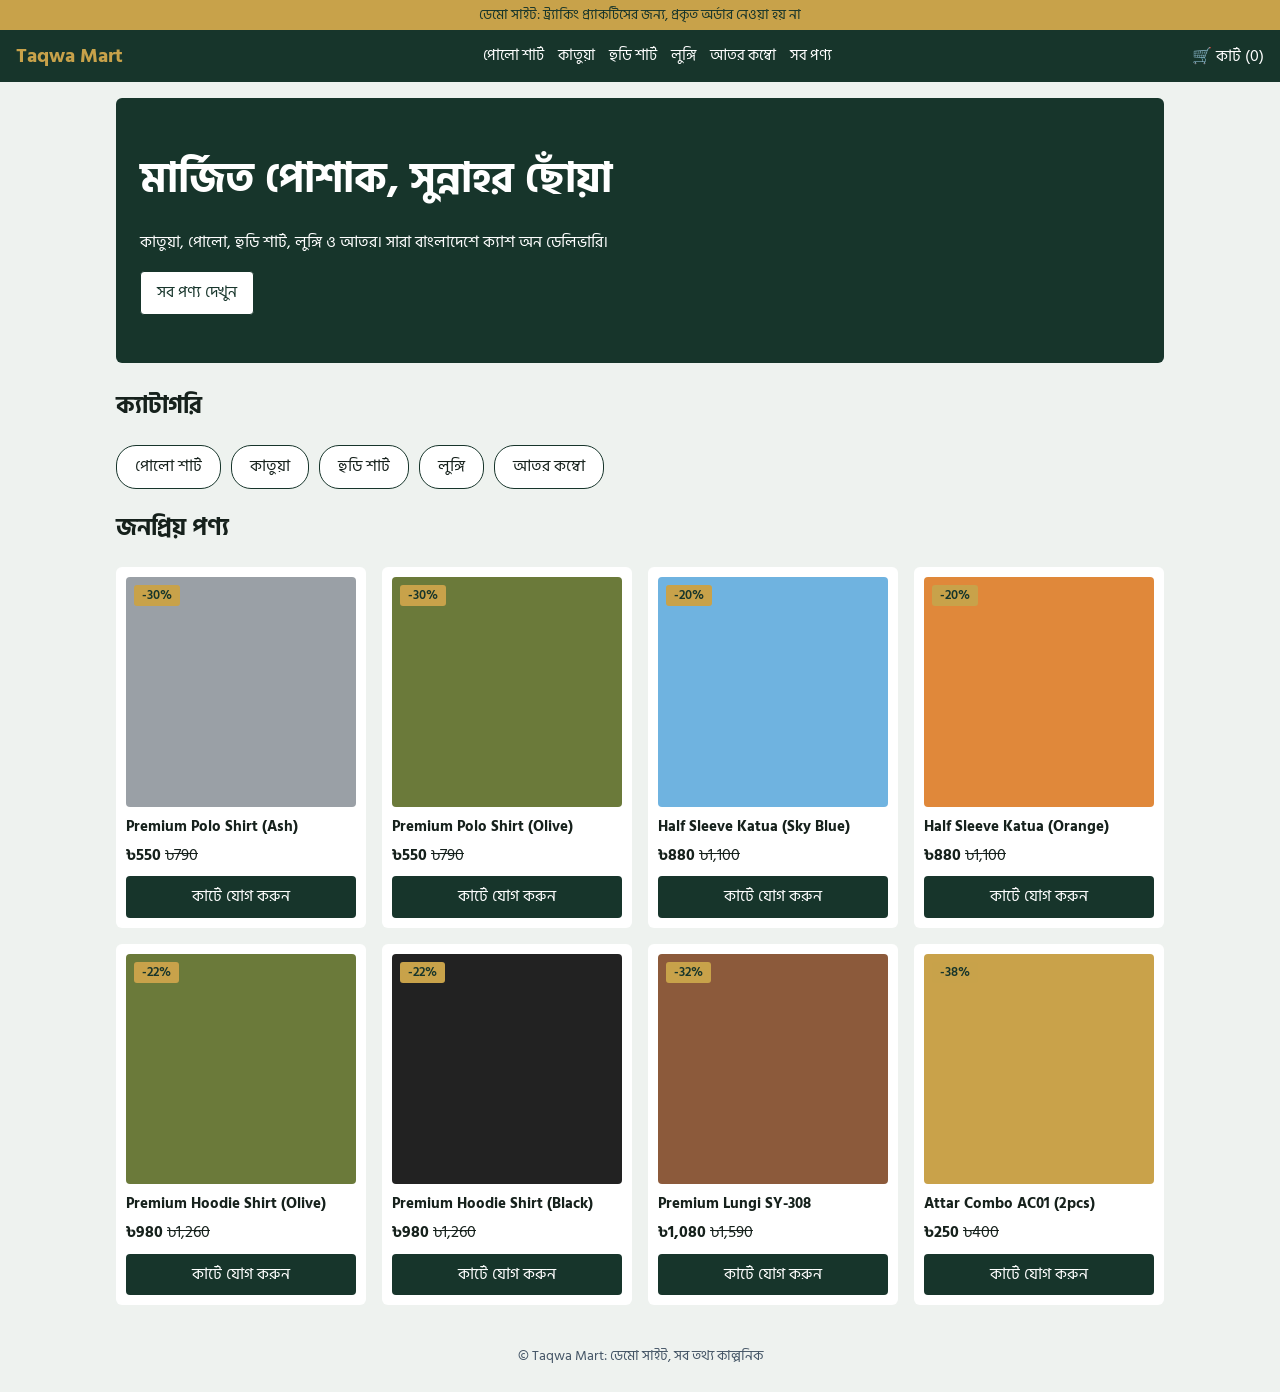
<file: index.html>
<!doctype html><html lang="bn"><head><meta charset="utf-8"><meta name="viewport" content="width=device-width,initial-scale=1"><title>Taqwa Mart (ডেমো)</title><link rel="preconnect" href="https://fonts.googleapis.com"><link href="https://fonts.googleapis.com/css2?family=Hind+Siliguri:wght@400;600;700&display=swap" rel="stylesheet"><link rel="stylesheet" href="style.css"></head><body data-page="home"><header id="h"></header><main id="m"></main><footer id="f"></footer><script src="app.js"></script></body></html>
</file>
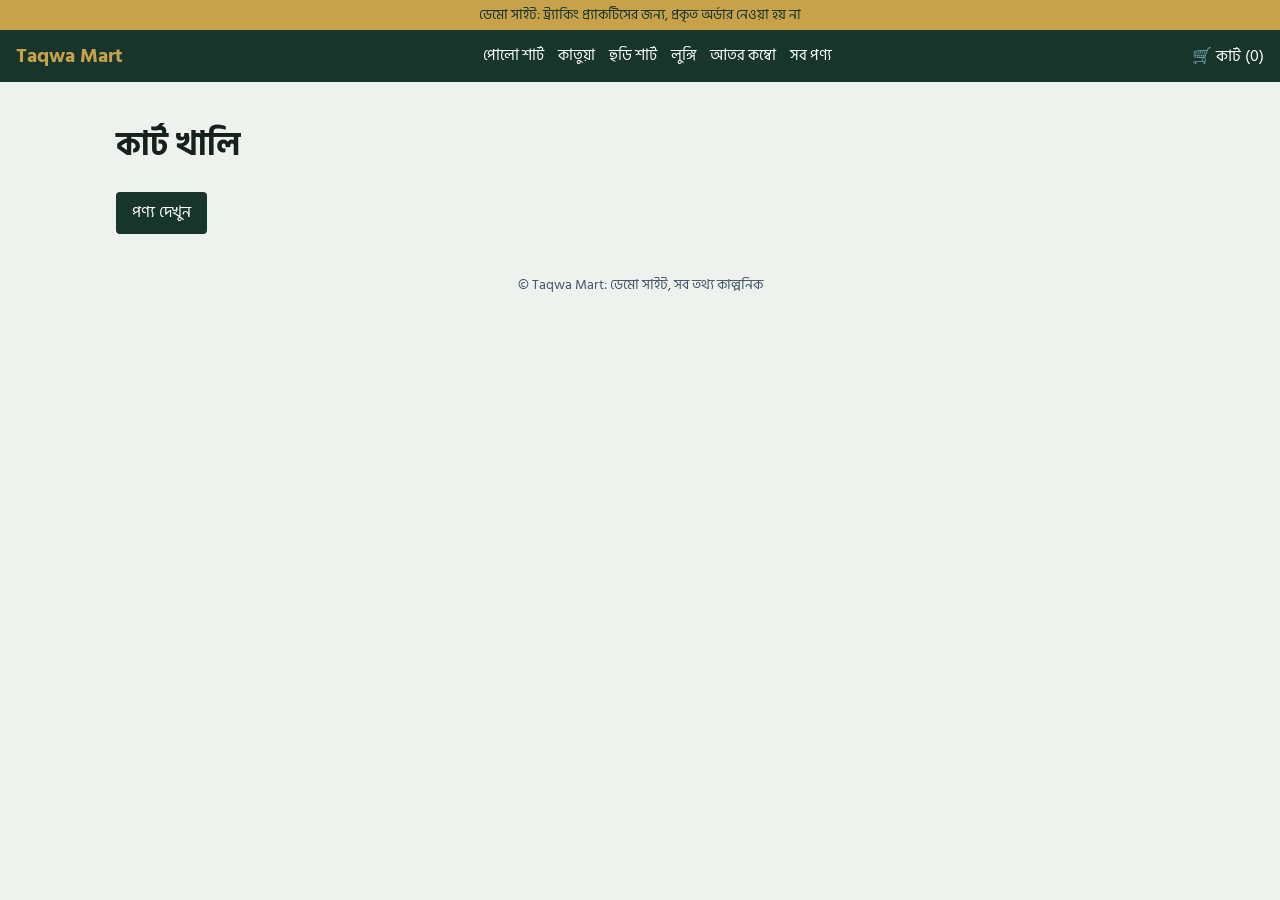
<file: cart.html>
<!doctype html><html lang="bn"><head><meta charset="utf-8"><meta name="viewport" content="width=device-width,initial-scale=1"><title>Taqwa Mart (ডেমো)</title><link rel="preconnect" href="https://fonts.googleapis.com"><link href="https://fonts.googleapis.com/css2?family=Hind+Siliguri:wght@400;600;700&display=swap" rel="stylesheet"><link rel="stylesheet" href="style.css"></head><body data-page="cart"><header id="h"></header><main id="m"></main><footer id="f"></footer><script src="app.js"></script></body></html>
</file>
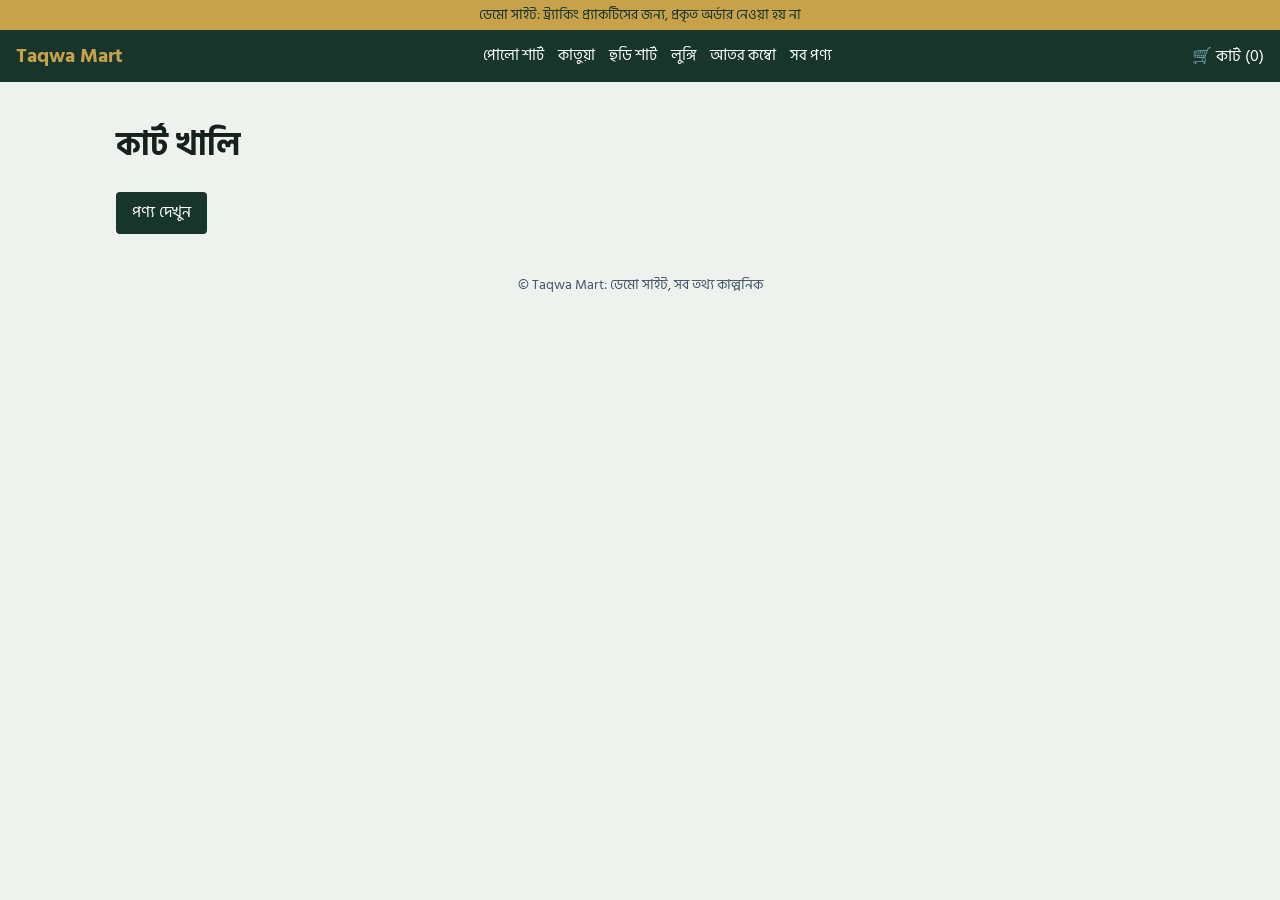
<file: checkout.html>
<!doctype html><html lang="bn"><head><meta charset="utf-8"><meta name="viewport" content="width=device-width,initial-scale=1"><title>Taqwa Mart (ডেমো)</title><link rel="preconnect" href="https://fonts.googleapis.com"><link href="https://fonts.googleapis.com/css2?family=Hind+Siliguri:wght@400;600;700&display=swap" rel="stylesheet"><link rel="stylesheet" href="style.css"></head><body data-page="checkout"><header id="h"></header><main id="m"></main><footer id="f"></footer><script src="app.js"></script></body></html>
</file>
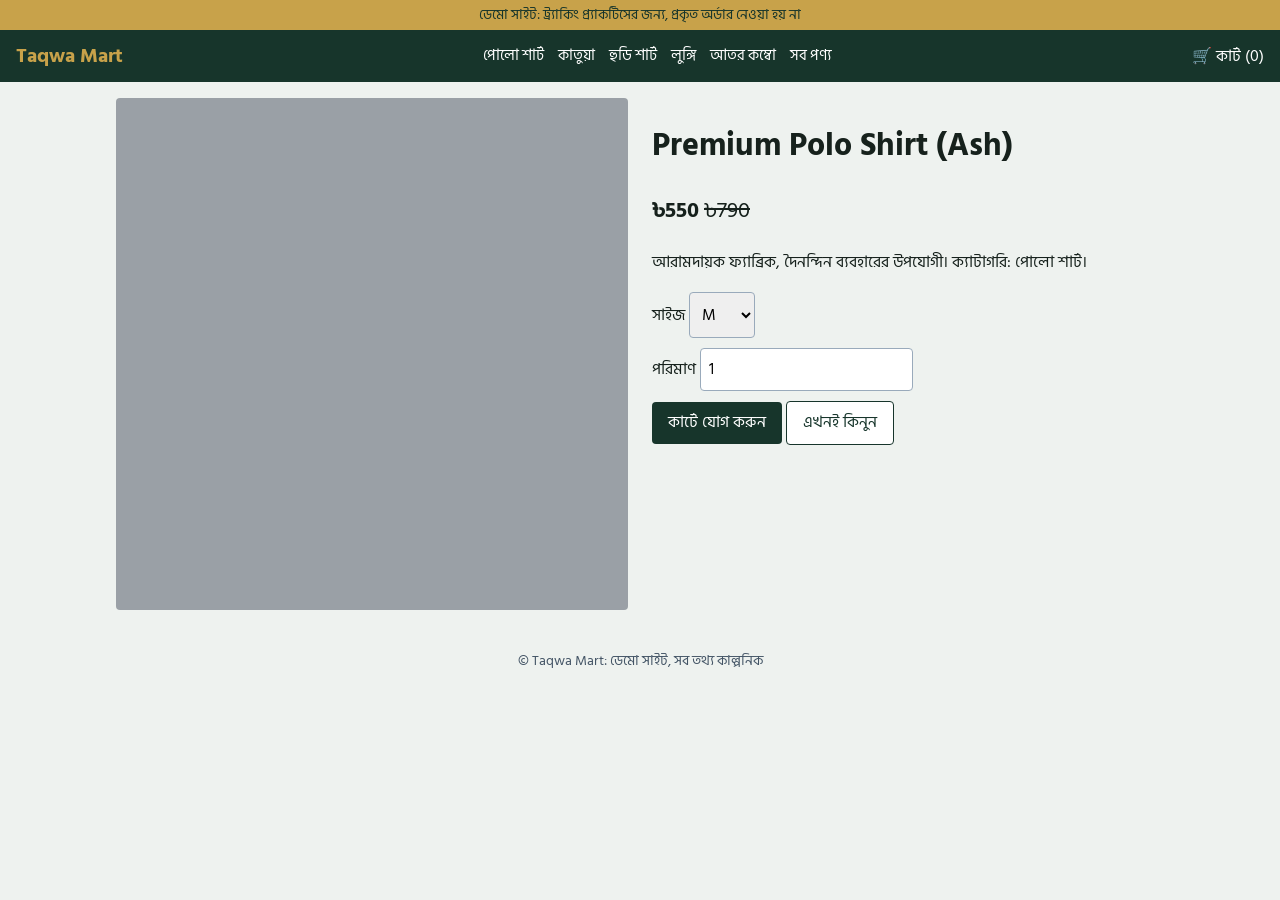
<file: product.html>
<!doctype html><html lang="bn"><head><meta charset="utf-8"><meta name="viewport" content="width=device-width,initial-scale=1"><title>Taqwa Mart (ডেমো)</title><link rel="preconnect" href="https://fonts.googleapis.com"><link href="https://fonts.googleapis.com/css2?family=Hind+Siliguri:wght@400;600;700&display=swap" rel="stylesheet"><link rel="stylesheet" href="style.css"></head><body data-page="product"><header id="h"></header><main id="m"></main><footer id="f"></footer><script src="app.js"></script></body></html>
</file>
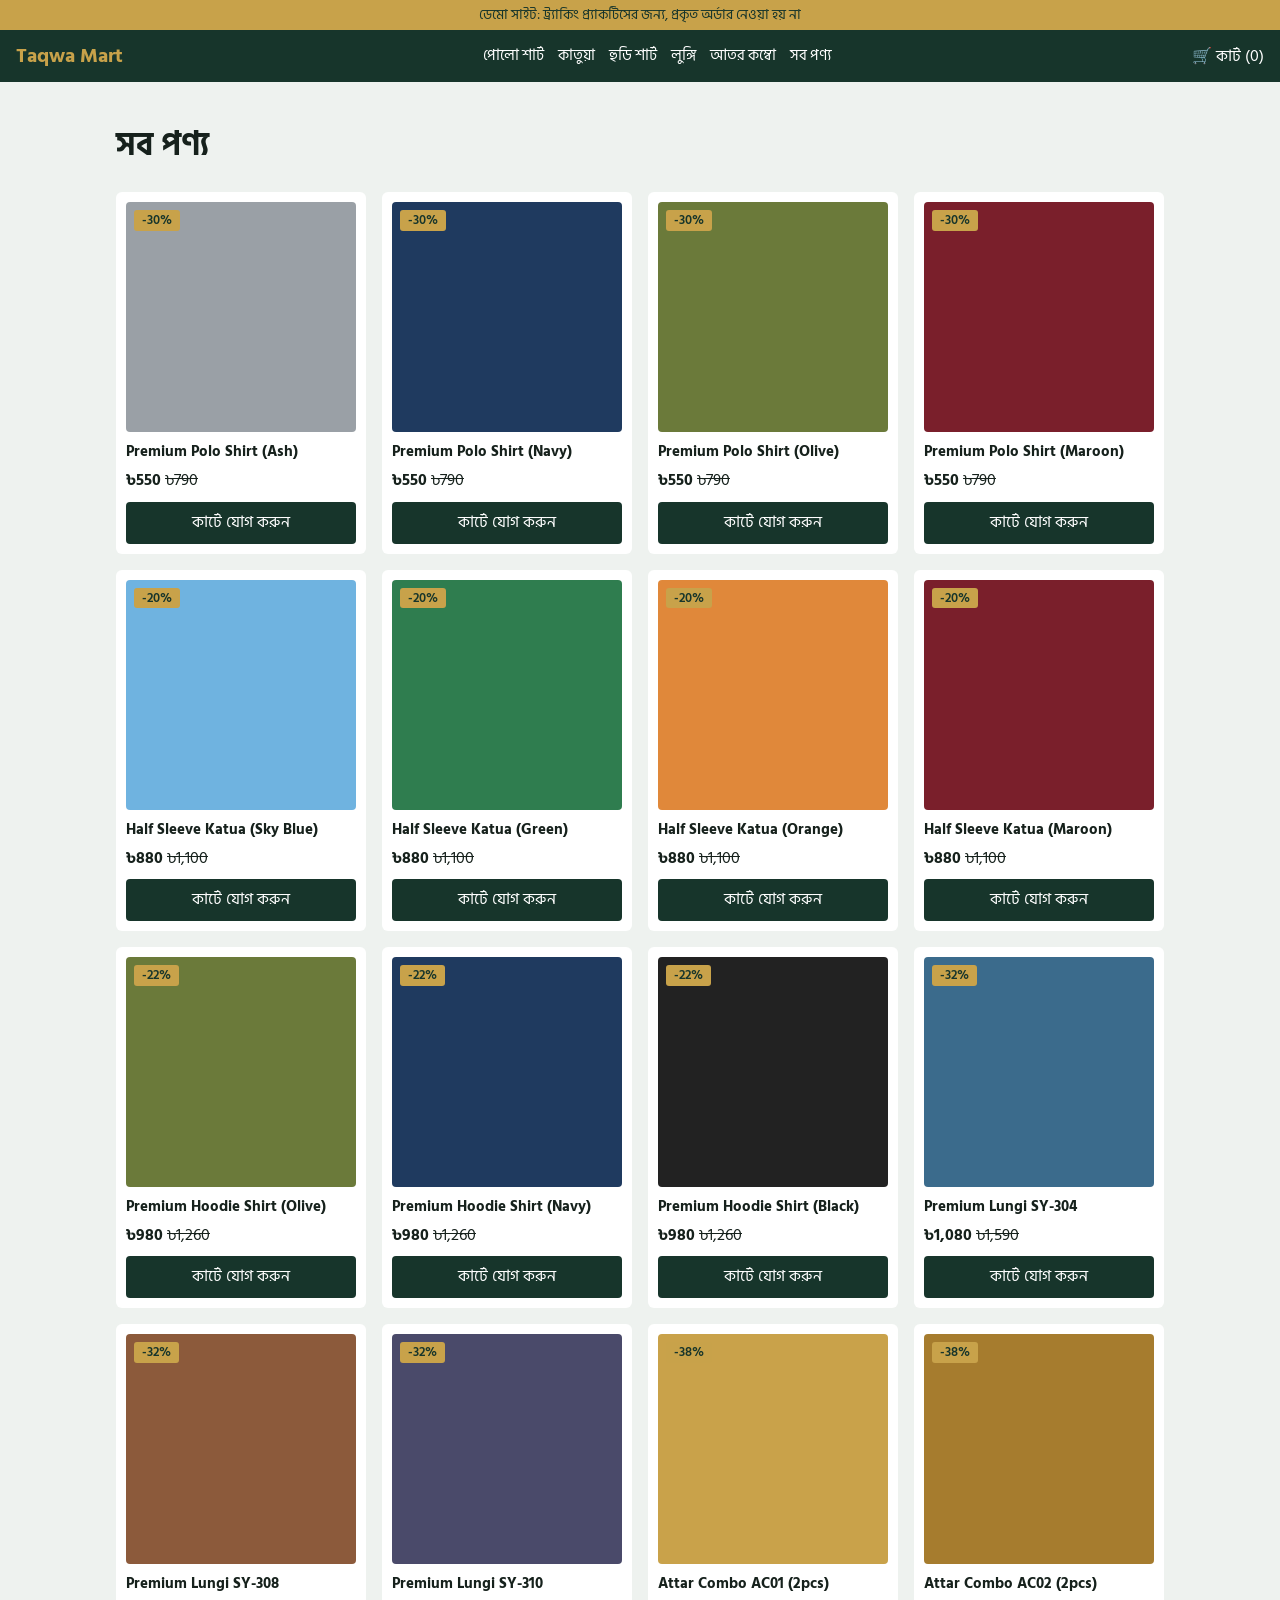
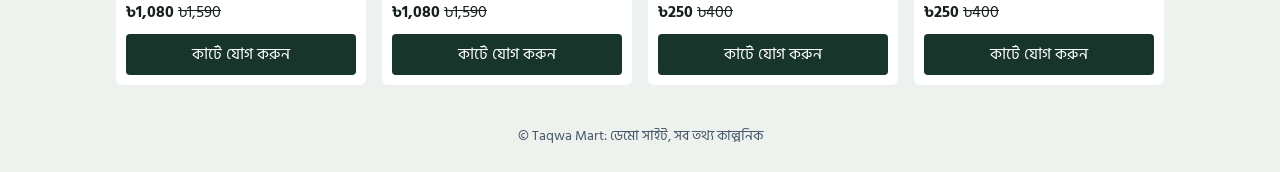
<file: shop.html>
<!doctype html><html lang="bn"><head><meta charset="utf-8"><meta name="viewport" content="width=device-width,initial-scale=1"><title>Taqwa Mart (ডেমো)</title><link rel="preconnect" href="https://fonts.googleapis.com"><link href="https://fonts.googleapis.com/css2?family=Hind+Siliguri:wght@400;600;700&display=swap" rel="stylesheet"><link rel="stylesheet" href="style.css"></head><body data-page="shop"><header id="h"></header><main id="m"></main><footer id="f"></footer><script src="app.js"></script></body></html>
</file>
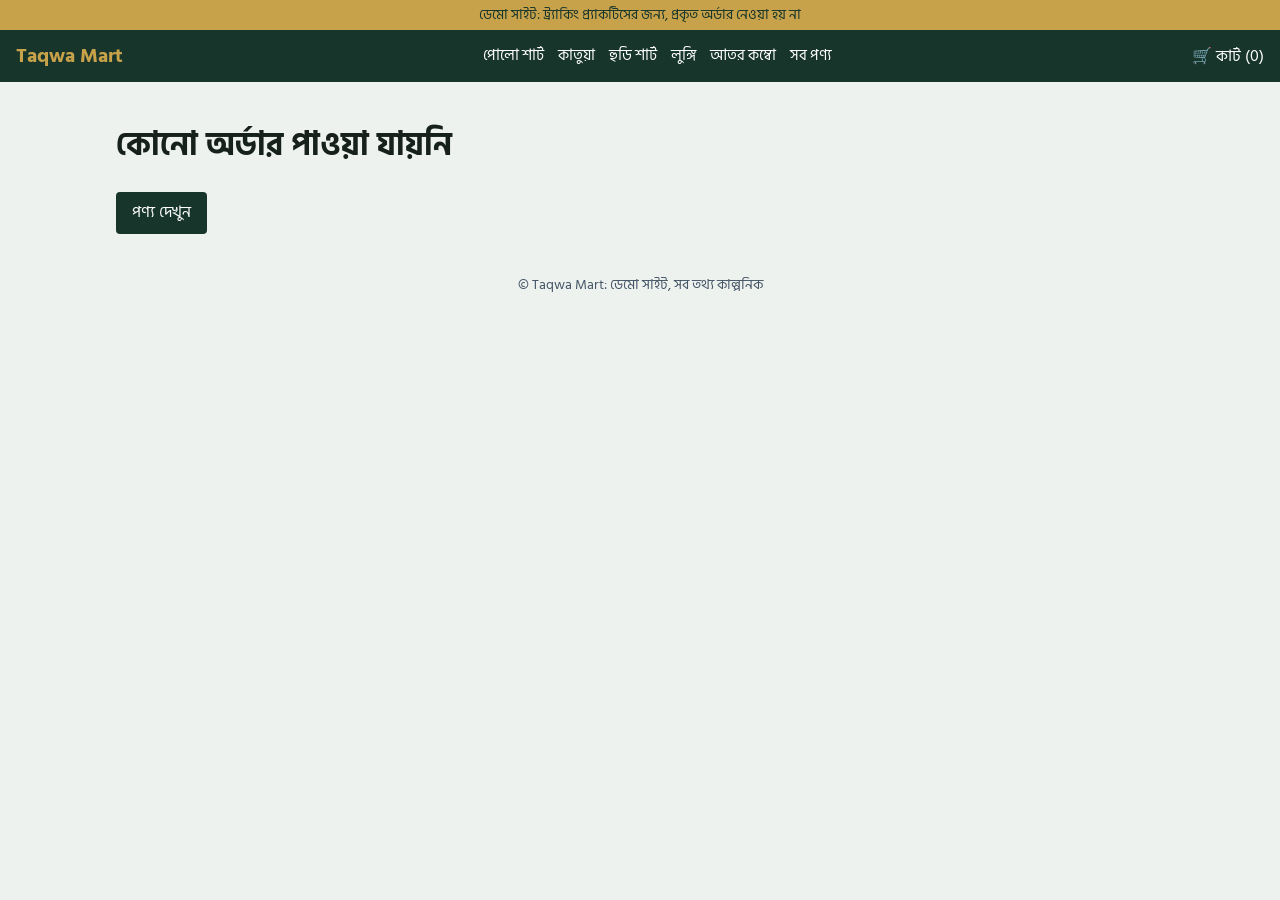
<file: thank-you.html>
<!doctype html><html lang="bn"><head><meta charset="utf-8"><meta name="viewport" content="width=device-width,initial-scale=1"><title>Taqwa Mart (ডেমো)</title><link rel="preconnect" href="https://fonts.googleapis.com"><link href="https://fonts.googleapis.com/css2?family=Hind+Siliguri:wght@400;600;700&display=swap" rel="stylesheet"><link rel="stylesheet" href="style.css"></head><body data-page="thanks"><header id="h"></header><main id="m"></main><footer id="f"></footer><script src="app.js"></script></body></html>
</file>
<file: style.css>
:root{--g:#17352b;--a:#c8a24a;--bg:#eef2ef;--t:#16211c}
*{box-sizing:border-box}body{margin:0;font:16px/1.6 "Hind Siliguri","Nirmala UI",sans-serif;background:var(--bg);color:var(--t)}
a{color:inherit;text-decoration:none}main{max-width:1080px;margin:auto;padding:16px}
.top{background:var(--a);color:var(--g);text-align:center;font-size:14px;padding:4px}
nav{background:var(--g);color:#fff;display:flex;gap:16px;align-items:center;justify-content:space-between;padding:10px 16px;flex-wrap:wrap}
nav span{display:flex;gap:14px;flex-wrap:wrap;font-size:15px}.logo{font-weight:700;font-size:20px;color:var(--a)}
.hero{background:var(--g);color:#fff;padding:48px 24px;border-radius:6px;margin-bottom:24px}.hero h1{font-size:clamp(26px,5vw,42px);margin:0 0 8px}
.btn,button{background:var(--g);color:#fff;border:0;padding:8px 16px;border-radius:4px;font:inherit;cursor:pointer;display:inline-block}
button.alt,.alt{background:#fff;color:var(--g);border:1px solid var(--g)}
.grid{display:grid;grid-template-columns:repeat(auto-fill,minmax(210px,1fr));gap:16px}
.card{background:#fff;padding:10px;border-radius:6px}.card h3{font-size:15px;margin:8px 0 0}.card p{margin:4px 0 8px}.card button{width:100%}
.ph{aspect-ratio:1;border-radius:4px;position:relative}.ph span{position:absolute;top:8px;left:8px;background:var(--a);color:var(--g);padding:0 8px;border-radius:3px;font-size:13px;font-weight:600}
.cats{display:flex;gap:10px;flex-wrap:wrap}.cats a{background:#fff;padding:8px 18px;border-radius:20px;border:1px solid var(--g)}
.pd,.co{display:grid;grid-template-columns:1fr 1fr;gap:24px}.pd label{display:block;margin:10px 0}.pr{font-size:22px}
table{width:100%;border-collapse:collapse;background:#fff}td{padding:10px;border-bottom:1px solid #dde}
form{display:grid;gap:10px}input,select,textarea{padding:8px;font:inherit;border:1px solid #9ab;border-radius:4px}
.tot{font-size:20px}footer{text-align:center;padding:24px;font-size:14px;color:#456}
@media(max-width:700px){.pd,.co{grid-template-columns:1fr}}
</file>
